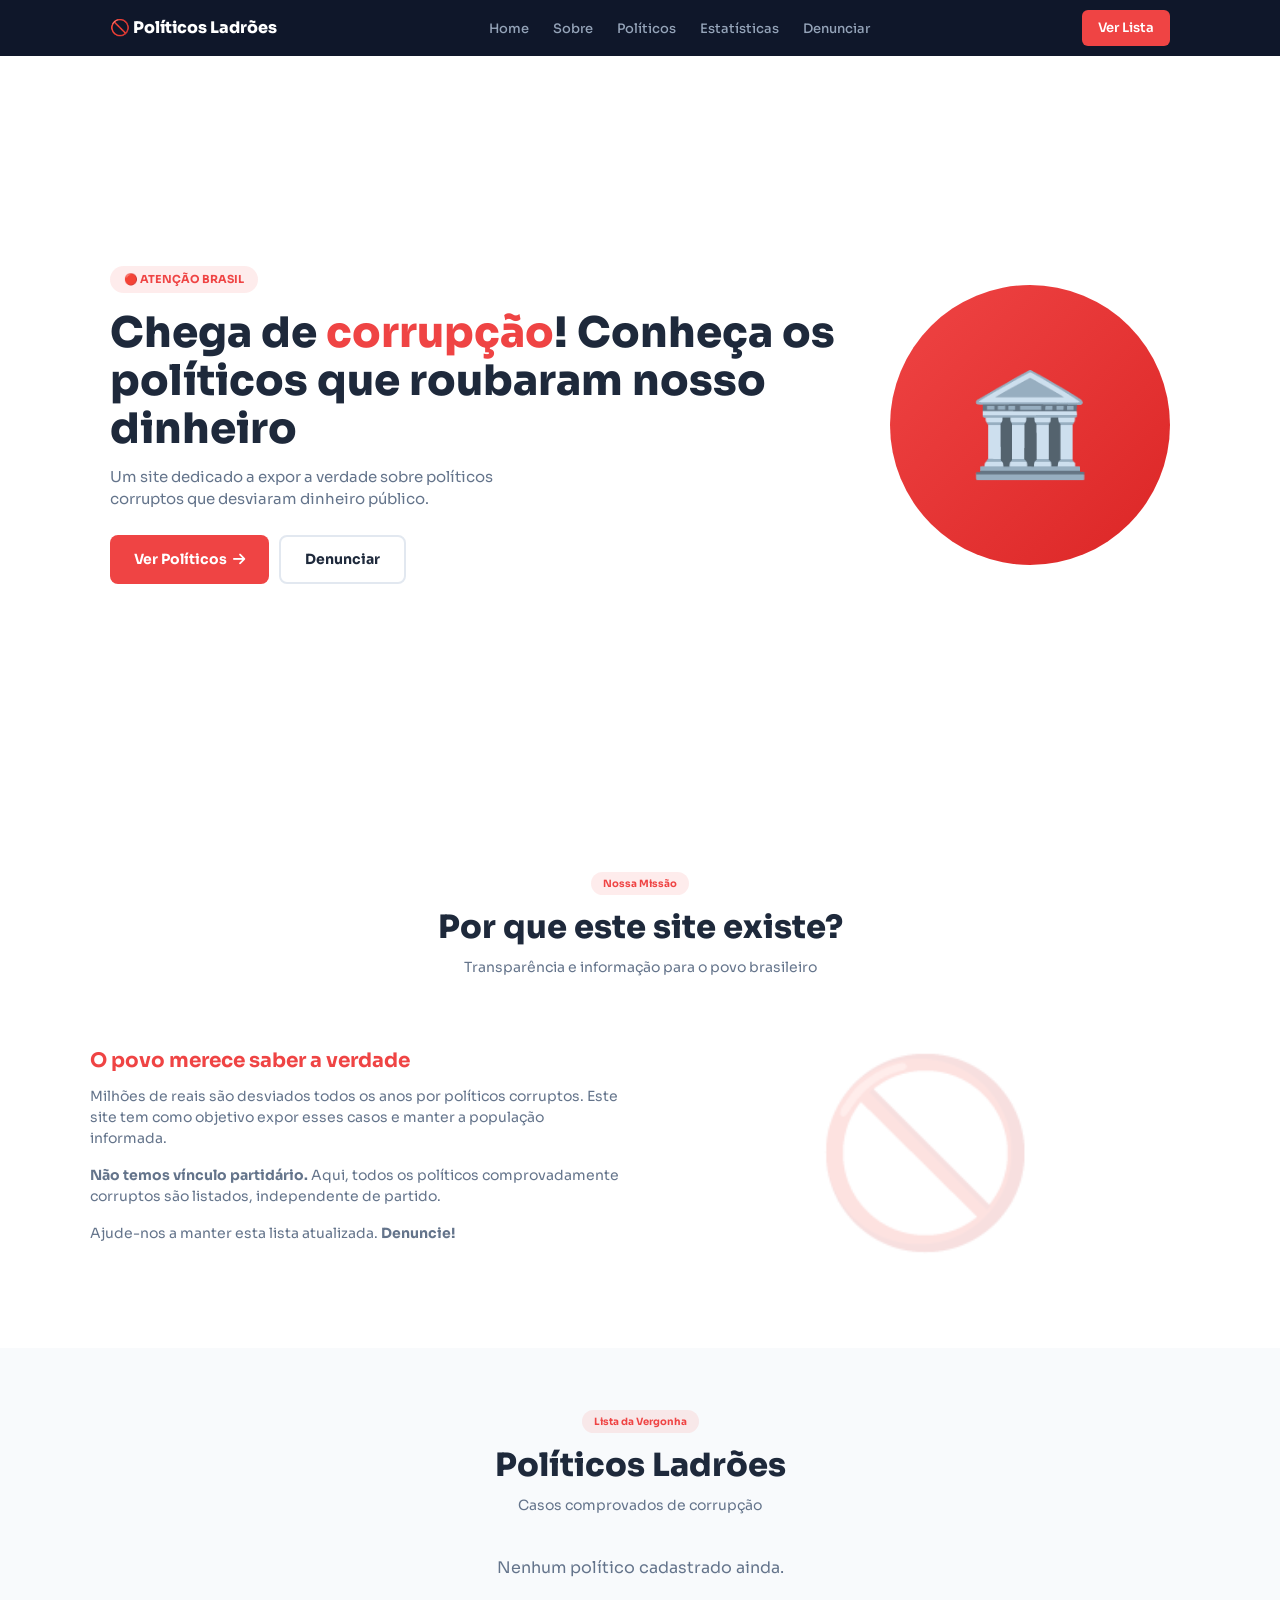
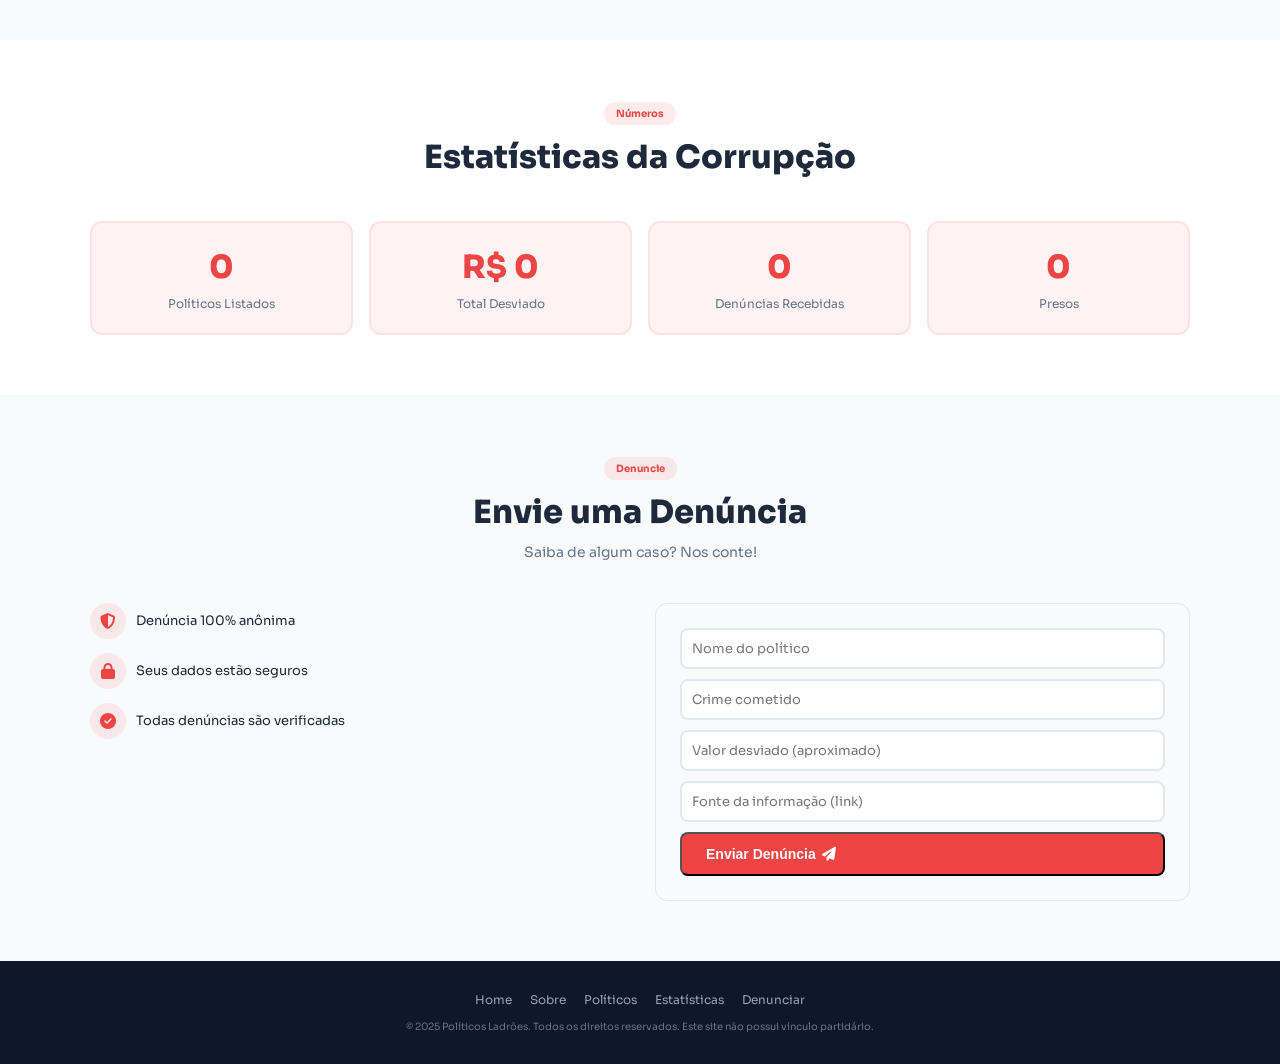
<file: index.html>
<!DOCTYPE html>
<html lang="pt-BR">
<head>
  <meta charset="UTF-8" />
  <meta name="viewport" content="width=device-width, initial-scale=1.0" />
  <title>Políticos Ladrões - Denuncie a Corrupção</title>
  <link rel="icon" href="https://i.ibb.co/1f8LWK9k/Chat-GPT-Image-3-de-mai-de-2026-13-31-06.png" />
  <link href="https://fonts.googleapis.com/css2?family=Sora:wght@300;400;500;600;700;800&display=swap" rel="stylesheet" />
  <link rel="stylesheet" href="https://cdnjs.cloudflare.com/ajax/libs/font-awesome/6.5.0/css/all.min.css" />
  <style>
    *{margin:0;padding:0;box-sizing:border-box}
    body{font-family:'Sora',sans-serif;background:#fff;color:#1E293B;overflow-x:hidden;line-height:1.5}
    
    /* NAVBAR */
    .navbar{position:fixed;top:0;left:0;right:0;z-index:1000;background:#0F172A;padding:10px 0}
    .nav-container{max-width:1100px;margin:0 auto;padding:0 20px;display:flex;align-items:center;justify-content:space-between}
    .nav-logo{display:flex;align-items:center;gap:8px;text-decoration:none;cursor:pointer}
    .nav-logo img{height:36px;width:auto;border-radius:6px}
    .nav-logo span{font-weight:800;font-size:16px;color:#fff}
    .nav-links{display:flex;gap:24px;list-style:none}
    .nav-links a{text-decoration:none;color:#94A3B8;font-weight:500;font-size:13px;transition:color 0.2s}
    .nav-links a:hover{color:#EF4444}
    .nav-btn{background:#EF4444;color:#fff;padding:8px 16px;border-radius:6px;text-decoration:none;font-weight:600;font-size:13px}
    .menu-toggle{display:none;background:none;border:none;font-size:22px;cursor:pointer;color:#fff}
    
    /* HERO */
    .hero{min-height:90vh;display:flex;align-items:center;padding:100px 20px 60px;max-width:1100px;margin:0 auto;gap:40px}
    .hero-content{flex:1}
    .hero-badge{display:inline-block;background:rgba(239,68,68,0.1);color:#EF4444;padding:5px 14px;border-radius:20px;font-size:11px;font-weight:700;margin-bottom:16px}
    .hero h1{font-size:clamp(28px,4vw,42px);font-weight:800;line-height:1.15;margin-bottom:12px}
    .hero h1 span{color:#EF4444}
    .hero p{font-size:15px;color:#64748B;margin-bottom:24px;max-width:450px}
    .hero-buttons{display:flex;gap:10px;flex-wrap:wrap}
    .btn-primary{background:#EF4444;color:#fff;padding:12px 24px;border-radius:8px;text-decoration:none;font-weight:700;font-size:14px;display:inline-flex;align-items:center;gap:6px;transition:all 0.2s}
    .btn-primary:hover{background:#DC2626;transform:translateY(-2px)}
    .btn-outline{background:transparent;color:#1E293B;padding:12px 24px;border-radius:8px;text-decoration:none;font-weight:700;font-size:14px;border:2px solid #E2E8F0;transition:all 0.2s}
    .btn-outline:hover{border-color:#EF4444;color:#EF4444}
    .hero-graphic{width:280px;height:280px;background:linear-gradient(135deg,#EF4444,#DC2626);border-radius:50%;flex-shrink:0;display:flex;align-items:center;justify-content:center;font-size:100px}
    
    /* SECTION */
    section{padding:60px 20px}
    .section-container{max-width:1100px;margin:0 auto}
    .section-header{text-align:center;margin-bottom:40px}
    .section-tag{display:inline-block;background:rgba(239,68,68,0.1);color:#EF4444;padding:4px 12px;border-radius:20px;font-size:10px;font-weight:700;margin-bottom:8px}
    .section-header h2{font-size:clamp(24px,3vw,32px);font-weight:800;margin-bottom:6px}
    .section-header p{color:#64748B;font-size:14px}
    
    /* SOBRE */
    .about-grid{display:grid;grid-template-columns:1fr 1fr;gap:40px;align-items:center}
    .about-text h3{font-size:20px;font-weight:700;margin-bottom:10px;color:#EF4444}
    .about-text p{color:#64748B;margin-bottom:16px;font-size:14px}
    .about-image{display:flex;align-items:center;justify-content:center}
    .about-image .icon-grande{font-size:180px;opacity:0.15}
    
    /* POLÍTICOS */
    .politicos-grid{display:grid;grid-template-columns:repeat(auto-fit,minmax(300px,1fr));gap:16px}
    .politico-card{background:#fff;border:1px solid #E2E8F0;border-radius:12px;padding:24px;text-align:center;transition:all 0.3s;position:relative;overflow:hidden}
    .politico-card:hover{transform:translateY(-3px);box-shadow:0 8px 25px rgba(0,0,0,0.1);border-color:#EF4444}
    .politico-card .nivel{position:absolute;top:10px;right:10px;background:#EF4444;color:#fff;padding:3px 10px;border-radius:10px;font-size:10px;font-weight:700}
    .politico-card img{width:90px;height:90px;border-radius:50%;object-fit:cover;margin-bottom:12px;border:3px solid #FEE2E2}
    .politico-card h3{font-size:15px;font-weight:700}
    .politico-card .cargo{color:#EF4444;font-size:11px;font-weight:600;margin:4px 0}
    .politico-card .crime{background:#FEF2F2;color:#DC2626;padding:4px 10px;border-radius:6px;font-size:11px;display:inline-block;margin:6px 0}
    .politico-card .valor{font-size:20px;font-weight:800;color:#EF4444;margin:8px 0}
    .politico-card .valor span{font-size:11px;color:#64748B}
    .politico-card .votos{display:flex;gap:8px;justify-content:center;margin-top:8px}
    .politico-card .votos button{padding:6px 14px;border-radius:6px;border:none;cursor:pointer;font-size:12px;font-family:'Sora',sans-serif;font-weight:600;transition:all 0.2s}
    .btn-roubou{background:#FEE2E2;color:#EF4444}
    .btn-roubou:hover{background:#EF4444;color:#fff}
    .btn-denuncia{background:#FEF3C7;color:#92400E}
    .btn-denuncia:hover{background:#F59E0B;color:#fff}
    
    /* ESTATÍSTICAS */
    .stats-grid{display:grid;grid-template-columns:repeat(auto-fit,minmax(180px,1fr));gap:16px;margin-top:40px}
    .stat-card{background:#FEF2F2;border:2px solid #FEE2E2;border-radius:12px;padding:20px;text-align:center}
    .stat-card .num{font-size:32px;font-weight:800;color:#EF4444}
    .stat-card .lbl{font-size:12px;color:#64748B;margin-top:4px}
    
    /* CONTATO */
    .contact-grid{display:grid;grid-template-columns:1fr 1fr;gap:30px;align-items:start}
    .contact-item{display:flex;align-items:center;gap:10px;margin-bottom:14px;font-size:13px}
    .contact-item i{width:36px;height:36px;border-radius:50%;background:rgba(239,68,68,0.1);color:#EF4444;display:flex;align-items:center;justify-content:center;font-size:16px}
    .contact-form{background:#F8FAFC;padding:24px;border-radius:12px;border:1px solid #E2E8F0}
    .contact-form input,.contact-form textarea{width:100%;padding:10px;border:2px solid #E2E8F0;border-radius:8px;font-family:'Sora',sans-serif;font-size:13px;outline:none;margin-bottom:10px;background:#fff}
    .contact-form input:focus,.contact-form textarea:focus{border-color:#EF4444}
    .contact-form textarea{resize:vertical;min-height:80px}
    .contact-form button{width:100%}
    
    /* FOOTER */
    footer{background:#0F172A;padding:30px 20px;text-align:center;color:#94A3B8}
    .footer-links{display:flex;gap:18px;justify-content:center;margin-bottom:10px;flex-wrap:wrap}
    .footer-links a{color:#94A3B8;text-decoration:none;font-size:12px}
    .footer-links a:hover{color:#EF4444}
    .footer-copy{font-size:10px;color:#64748B}
    
    /* MODAL PAINEL */
    .modal{display:none;position:fixed;inset:0;background:rgba(0,0,0,0.6);z-index:9999;align-items:center;justify-content:center}
    .modal.show{display:flex}
    .modal-box{background:#fff;border-radius:16px;padding:30px;width:90%;max-width:380px;text-align:center}
    .modal-box h3{font-size:18px;margin-bottom:16px}
    .modal-box input{width:100%;padding:10px;border:2px solid #E2E8F0;border-radius:8px;font-family:'Sora',sans-serif;font-size:14px;outline:none;margin-bottom:10px}
    .modal-box button{width:100%;padding:10px;background:#EF4444;color:#fff;border:none;border-radius:8px;font-weight:700;cursor:pointer;font-family:'Sora',sans-serif}
    .modal-error{color:#EF4444;font-size:12px;margin-top:8px;display:none}
    
    /* PAINEL */
    #painel-screen{display:none;padding:80px 20px 40px;max-width:900px;margin:0 auto}
    .painel-header{display:flex;justify-content:space-between;align-items:center;margin-bottom:24px}
    .painel-header h2{font-size:20px;color:#EF4444}
    
    @media(max-width:768px){
      .nav-links{display:none;position:fixed;top:56px;left:0;right:0;background:#0F172A;flex-direction:column;padding:16px;gap:12px;border-top:1px solid #334155}
      .nav-links.show{display:flex}
      .menu-toggle{display:block}
      .hero{flex-direction:column;text-align:center;padding-top:120px}
      .hero p{margin:0 auto 24px}
      .hero-graphic{width:180px;height:180px;font-size:70px}
      .about-grid{grid-template-columns:1fr}
      .contact-grid{grid-template-columns:1fr}
    }
  </style>
</head>
<body>

<!-- NAVBAR -->
<nav class="navbar">
  <div class="nav-container">
    <a class="nav-logo" id="logo-click">
      <span>🚫 Políticos Ladrões</span>
    </a>
    <ul class="nav-links" id="navLinks">
      <li><a href="#home">Home</a></li>
      <li><a href="#sobre">Sobre</a></li>
      <li><a href="#politicos">Políticos</a></li>
      <li><a href="#stats">Estatísticas</a></li>
      <li><a href="#contato">Denunciar</a></li>
    </ul>
    <a href="#politicos" class="nav-btn">Ver Lista</a>
    <button class="menu-toggle" onclick="toggleMenu()">☰</button>
  </div>
</nav>

<!-- HERO -->
<section class="hero" id="home">
  <div class="hero-content">
    <span class="hero-badge">🔴 ATENÇÃO BRASIL</span>
    <h1>Chega de <span>corrupção</span>! Conheça os políticos que roubaram nosso dinheiro</h1>
    <p>Um site dedicado a expor a verdade sobre políticos corruptos que desviaram dinheiro público.</p>
    <div class="hero-buttons">
      <a href="#politicos" class="btn-primary">Ver Políticos <i class="fas fa-arrow-right"></i></a>
      <a href="#contato" class="btn-outline">Denunciar</a>
    </div>
  </div>
  <div class="hero-graphic">🏛️</div>
</section>

<!-- SOBRE -->
<section id="sobre">
  <div class="section-container">
    <div class="section-header"><span class="section-tag">Nossa Missão</span><h2>Por que este site existe?</h2><p>Transparência e informação para o povo brasileiro</p></div>
    <div class="about-grid">
      <div class="about-text">
        <h3>O povo merece saber a verdade</h3>
        <p>Milhões de reais são desviados todos os anos por políticos corruptos. Este site tem como objetivo expor esses casos e manter a população informada.</p>
        <p><strong>Não temos vínculo partidário.</strong> Aqui, todos os políticos comprovadamente corruptos são listados, independente de partido.</p>
        <p>Ajude-nos a manter esta lista atualizada. <strong>Denuncie!</strong></p>
      </div>
      <div class="about-image"><div class="icon-grande">🚫</div></div>
    </div>
  </div>
</section>

<!-- POLÍTICOS -->
<section id="politicos" style="background:#F8FAFC;">
  <div class="section-container">
    <div class="section-header"><span class="section-tag">Lista da Vergonha</span><h2>Políticos Ladrões</h2><p>Casos comprovados de corrupção</p></div>
    <div class="politicos-grid" id="politicos-grid"></div>
  </div>
</section>

<!-- ESTATÍSTICAS -->
<section id="stats">
  <div class="section-container">
    <div class="section-header"><span class="section-tag">Números</span><h2>Estatísticas da Corrupção</h2></div>
    <div class="stats-grid">
      <div class="stat-card"><div class="num" id="total-politicos">0</div><div class="lbl">Políticos Listados</div></div>
      <div class="stat-card"><div class="num" id="total-desviado">R$ 0</div><div class="lbl">Total Desviado</div></div>
      <div class="stat-card"><div class="num" id="total-denuncias">0</div><div class="lbl">Denúncias Recebidas</div></div>
      <div class="stat-card"><div class="num" id="total-presos">0</div><div class="lbl">Presos</div></div>
    </div>
  </div>
</section>

<!-- CONTATO -->
<section id="contato" style="background:#F8FAFC;">
  <div class="section-container">
    <div class="section-header"><span class="section-tag">Denuncie</span><h2>Envie uma Denúncia</h2><p>Saiba de algum caso? Nos conte!</p></div>
    <div class="contact-grid">
      <div class="contact-info">
        <div class="contact-item"><i class="fas fa-shield-halved"></i><span>Denúncia 100% anônima</span></div>
        <div class="contact-item"><i class="fas fa-lock"></i><span>Seus dados estão seguros</span></div>
        <div class="contact-item"><i class="fas fa-check-circle"></i><span>Todas denúncias são verificadas</span></div>
      </div>
      <form class="contact-form" id="contactForm" onsubmit="salvarDenuncia(event)">
        <input type="text" id="ct-nome-politico" placeholder="Nome do político" required />
        <input type="text" id="ct-crime" placeholder="Crime cometido" required />
        <input type="text" id="ct-valor" placeholder="Valor desviado (aproximado)" />
        <input type="text" id="ct-fonte" placeholder="Fonte da informação (link)" />
        <button type="submit" class="btn-primary">Enviar Denúncia <i class="fas fa-paper-plane"></i></button>
      </form>
    </div>
  </div>
</section>

<!-- FOOTER -->
<footer>
  <div class="footer-links">
    <a href="#home">Home</a><a href="#sobre">Sobre</a><a href="#politicos">Políticos</a><a href="#stats">Estatísticas</a><a href="#contato">Denunciar</a>
  </div>
  <p class="footer-copy">&copy; 2025 Políticos Ladrões. Todos os direitos reservados. Este site não possui vínculo partidário.</p>
</footer>

<!-- MODAL LOGIN PAINEL -->
<div class="modal" id="modal-login">
  <div class="modal-box">
    <h3>🔒 Acesso ao Painel Admin</h3>
    <input type="password" id="painel-senha" placeholder="Senha de acesso" />
    <button onclick="verificarPainel()">Entrar</button>
    <p class="modal-error" id="modal-error">Senha incorreta!</p>
  </div>
</div>

<!-- PAINEL ADMIN -->
<div id="painel-screen">
  <div class="painel-header">
    <h2>⚙️ Painel Administrativo - Gerenciar Políticos</h2>
    <button class="btn-primary" onclick="abrirFormPolitico()">+ Adicionar Político</button>
  </div>
  <div class="politicos-grid" id="painel-grid"></div>
  <br>
  <h3 style="margin-top:20px;">📨 Denúncias Recebidas</h3>
  <div id="denuncias-list" style="margin-top:10px;"></div>
  <button class="btn-outline" onclick="fecharPainel()" style="margin-top:20px;">← Voltar ao site</button>
</div>

<!-- MODAL POLÍTICO -->
<div class="modal" id="modal-politico">
  <div class="modal-box">
    <h3 id="modal-politico-title">Adicionar Político</h3>
    <input type="text" id="pt-nome" placeholder="Nome do político" />
    <input type="text" id="pt-cargo" placeholder="Cargo (ex: Deputado Federal)" />
    <input type="text" id="pt-crime" placeholder="Crime cometido" />
    <input type="text" id="pt-valor" placeholder="Valor desviado (ex: R$ 50 milhões)" />
    <input type="text" id="pt-partido" placeholder="Partido" />
    <div style="font-size:11px;color:#64748B;margin-bottom:6px;">Status:</div>
    <select id="pt-status" style="width:100%;padding:8px;border:2px solid #E2E8F0;border-radius:6px;margin-bottom:8px;font-family:'Sora',sans-serif;">
      <option value="investigado">🔍 Investigado</option>
      <option value="condenado">⚖️ Condenado</option>
      <option value="preso">🔒 Preso</option>
      <option value="foragido">🏃 Foragido</option>
    </select>
    <input type="file" id="pt-img" accept="image/*" />
    <img id="pt-preview" style="max-width:100px;max-height:100px;border-radius:50%;margin:8px 0;display:none;" />
    <button class="btn-primary" onclick="salvarPolitico()">Salvar</button>
    <input type="hidden" id="pt-edit-id" />
  </div>
</div>

<script>
// ═══════════════ MENU ═══════════════
function toggleMenu(){document.getElementById('navLinks').classList.toggle('show')}
document.querySelectorAll('a[href^="#"]').forEach(a=>{a.addEventListener('click',function(e){e.preventDefault();const t=document.querySelector(this.getAttribute('href'));if(t)t.scrollIntoView({behavior:'smooth'});document.getElementById('navLinks').classList.remove('show')})})

// ═══════════════ PAINEL SECRETO ═══════════════
let clickCount=0,clickTimer=null;
const ADMIN_PASSWORD="brasil2025";

document.getElementById('logo-click').addEventListener('click',function(e){
  clickCount++;
  if(clickCount===1)clickTimer=setTimeout(()=>{clickCount=0},2000);
  if(clickCount>=5){clearTimeout(clickTimer);clickCount=0;document.getElementById('modal-login').classList.add('show')}
});

function verificarPainel(){
  if(document.getElementById('painel-senha').value===ADMIN_PASSWORD){
    document.getElementById('modal-login').classList.remove('show');
    document.getElementById('painel-screen').style.display='block';
    document.querySelector('.navbar').style.display='none';
    document.querySelectorAll('section,footer').forEach(el=>el.style.display='none');
    carregarPainel();
    carregarDenuncias();
  }else{
    document.getElementById('modal-error').style.display='block';
  }
}

function fecharPainel(){
  document.getElementById('painel-screen').style.display='none';
  document.querySelector('.navbar').style.display='';
  document.querySelectorAll('section,footer').forEach(el=>el.style.display='');
}

// ═══════════════ DENÚNCIAS ═══════════════
function salvarDenuncia(e){
  e.preventDefault();
  const denuncias=JSON.parse(localStorage.getItem('politicos_denuncias')||'[]');
  denuncias.push({
    politico:document.getElementById('ct-nome-politico').value,
    crime:document.getElementById('ct-crime').value,
    valor:document.getElementById('ct-valor').value,
    fonte:document.getElementById('ct-fonte').value,
    data:new Date().toISOString()
  });
  localStorage.setItem('politicos_denuncias',JSON.stringify(denuncias));
  alert('✅ Denúncia enviada com sucesso! Obrigado por contribuir.');
  document.getElementById('contactForm').reset();
  atualizarStats();
}

// ═══════════════ POLÍTICOS ═══════════════
function abrirFormPolitico(editId=null){
  document.getElementById('modal-politico').classList.add('show');
  document.getElementById('modal-politico-title').textContent=editId?'Editar Político':'Adicionar Político';
  document.getElementById('pt-edit-id').value=editId||'';
  if(editId){
    const politicos=JSON.parse(localStorage.getItem('politicos_lista')||'[]');
    const p=politicos.find(x=>x.id===editId);
    if(p){
      document.getElementById('pt-nome').value=p.nome;
      document.getElementById('pt-cargo').value=p.cargo;
      document.getElementById('pt-crime').value=p.crime;
      document.getElementById('pt-valor').value=p.valor;
      document.getElementById('pt-partido').value=p.partido||'';
      document.getElementById('pt-status').value=p.status||'investigado';
      if(p.img){document.getElementById('pt-preview').src=p.img;document.getElementById('pt-preview').style.display=''};
    }
  }else{
    ['pt-nome','pt-cargo','pt-crime','pt-valor','pt-partido'].forEach(id=>document.getElementById(id).value='');
    document.getElementById('pt-img').value='';
    document.getElementById('pt-preview').style.display='none';
  }
}

async function salvarPolitico(){
  const nome=document.getElementById('pt-nome').value.trim();
  const cargo=document.getElementById('pt-cargo').value.trim();
  const crime=document.getElementById('pt-crime').value.trim();
  if(!nome||!cargo||!crime)return alert('Preencha nome, cargo e crime');
  
  let imgUrl='';
  const file=document.getElementById('pt-img').files[0];
  if(file){
    const form=new FormData();form.append('image',file);
    const r=await fetch('https://api.imgbb.com/1/upload?key=86427cccd2a94fb42a0754ffd7f19e79',{method:'POST',body:form});
    const d=await r.json();
    imgUrl=d.data?d.data.url:'';
  }
  
  const politicos=JSON.parse(localStorage.getItem('politicos_lista')||'[]');
  const editId=document.getElementById('pt-edit-id').value;
  
  if(editId){
    const idx=politicos.findIndex(x=>x.id===editId);
    if(idx>-1){
      politicos[idx].nome=nome;politicos[idx].cargo=cargo;politicos[idx].crime=crime;
      politicos[idx].valor=document.getElementById('pt-valor').value;
      politicos[idx].partido=document.getElementById('pt-partido').value;
      politicos[idx].status=document.getElementById('pt-status').value;
      if(imgUrl)politicos[idx].img=imgUrl;
    }
  }else{
    politicos.push({
      id:Date.now().toString(),nome,cargo,crime,
      valor:document.getElementById('pt-valor').value,
      partido:document.getElementById('pt-partido').value,
      status:document.getElementById('pt-status').value,
      img:imgUrl,votos:0,denuncias:0
    });
  }
  
  localStorage.setItem('politicos_lista',JSON.stringify(politicos));
  document.getElementById('modal-politico').classList.remove('show');
  carregarPainel();
  carregarPoliticos();
  atualizarStats();
}

function carregarPoliticos(){
  const politicos=JSON.parse(localStorage.getItem('politicos_lista')||'[]');
  const grid=document.getElementById('politicos-grid');
  const statusMap={investigado:'🔍 Investigado',condenado:'⚖️ Condenado',preso:'🔒 Preso',foragido:'🏃 Foragido'};
  const statusClass={investigado:'',condenado:'background:#FEF3C7;',preso:'background:#D1FAE5;',foragido:'background:#FEE2E2;'};
  grid.innerHTML=politicos.length?politicos.map(p=>`
    <div class="politico-card">
      <div class="nivel" style="${statusClass[p.status]||''}">${statusMap[p.status]||'🔍'}</div>
      <img src="${p.img||'https://ui-avatars.com/api/?background=EF4444&color=fff&name='+encodeURIComponent(p.nome)}" alt="${p.nome}" />
      <h3>${p.nome}</h3>
      <div class="cargo">${p.cargo} ${p.partido?'· '+p.partido:''}</div>
      <div class="crime">${p.crime}</div>
      ${p.valor?`<div class="valor">${p.valor} <span>desviados</span></div>`:''}
      <div class="votos">
        <button class="btn-roubou" onclick="votarPolitico('${p.id}')">🔴 ${p.votos||0}</button>
      </div>
    </div>
  `).join(''):'<p style="text-align:center;color:#64748B;grid-column:1/-1;">Nenhum político cadastrado ainda.</p>';
  atualizarStats();
}

function votarPolitico(id){
  const politicos=JSON.parse(localStorage.getItem('politicos_lista')||'[]');
  const idx=politicos.findIndex(x=>x.id===id);
  if(idx>-1){politicos[idx].votos=(politicos[idx].votos||0)+1;localStorage.setItem('politicos_lista',JSON.stringify(politicos));carregarPoliticos()}
}

function carregarPainel(){
  const politicos=JSON.parse(localStorage.getItem('politicos_lista')||'[]');
  const grid=document.getElementById('painel-grid');
  grid.innerHTML=politicos.length?politicos.map(p=>`
    <div class="politico-card">
      <div class="nivel">${p.status||'investigado'}</div>
      <img src="${p.img||'https://ui-avatars.com/api/?background=EF4444&color=fff&name='+encodeURIComponent(p.nome)}" alt="${p.nome}" />
      <h3>${p.nome}</h3>
      <div class="cargo">${p.cargo}</div>
      <div class="crime">${p.crime}</div>
      ${p.valor?`<div class="valor">${p.valor}</div>`:''}
      <div class="votos">
        <button class="btn-edit" onclick="abrirFormPolitico('${p.id}')" style="background:#3B82F6;color:#fff;padding:6px 14px;border-radius:6px;border:none;cursor:pointer;font-size:12px;font-weight:600;">Editar</button>
        <button class="btn-del" onclick="excluirPolitico('${p.id}')" style="background:#EF4444;color:#fff;padding:6px 14px;border-radius:6px;border:none;cursor:pointer;font-size:12px;font-weight:600;">Excluir</button>
      </div>
    </div>
  `).join(''):'<p style="text-align:center;color:#64748B;">Nenhum político cadastrado.</p>';
}

function excluirPolitico(id){
  if(!confirm('Excluir este político?'))return;
  const politicos=JSON.parse(localStorage.getItem('politicos_lista')||'[]').filter(x=>x.id!==id);
  localStorage.setItem('politicos_lista',JSON.stringify(politicos));
  carregarPainel();
  carregarPoliticos();
  atualizarStats();
}

function carregarDenuncias(){
  const denuncias=JSON.parse(localStorage.getItem('politicos_denuncias')||'[]');
  document.getElementById('denuncias-list').innerHTML=denuncias.length?denuncias.reverse().map(d=>`
    <div style="background:#fff;border:1px solid #E2E8F0;border-radius:8px;padding:12px;margin-bottom:8px;">
      <strong>${d.politico}</strong> - ${d.crime}<br>
      <span style="font-size:11px;color:#64748B;">Valor: ${d.valor||'N/A'} | Fonte: ${d.fonte||'N/A'} | ${new Date(d.data).toLocaleDateString('pt-BR')}</span>
    </div>
  `).join(''):'<p style="color:#64748B;">Nenhuma denúncia recebida.</p>';
}

function atualizarStats(){
  const politicos=JSON.parse(localStorage.getItem('politicos_lista')||'[]');
  const denuncias=JSON.parse(localStorage.getItem('politicos_denuncias')||'[]');
  document.getElementById('total-politicos').textContent=politicos.length;
  document.getElementById('total-denuncias').textContent=denuncias.length;
  document.getElementById('total-presos').textContent=politicos.filter(p=>p.status==='preso').length;
  // Calcular total desviado (simplificado)
  let total=0;
  politicos.forEach(p=>{const v=parseFloat((p.valor||'').replace(/[^0-9.]/g,''));if(v)total+=v});
  document.getElementById('total-desviado').textContent='R$ '+(total>0?total.toLocaleString('pt-BR'):'0');
}

// Fechar modais
document.querySelectorAll('.modal').forEach(m=>{m.addEventListener('click',function(e){if(e.target===this)this.classList.remove('show')})});

// Preview imagem
document.getElementById('pt-img').addEventListener('change',function(){
  const f=this.files[0];if(!f)return;
  const r=new FileReader();r.onload=e=>{document.getElementById('pt-preview').src=e.target.result;document.getElementById('pt-preview').style.display=''};r.readAsDataURL(f);
});

// Init
carregarPoliticos();
atualizarStats();
</script>
</body>
</html>
</file>
